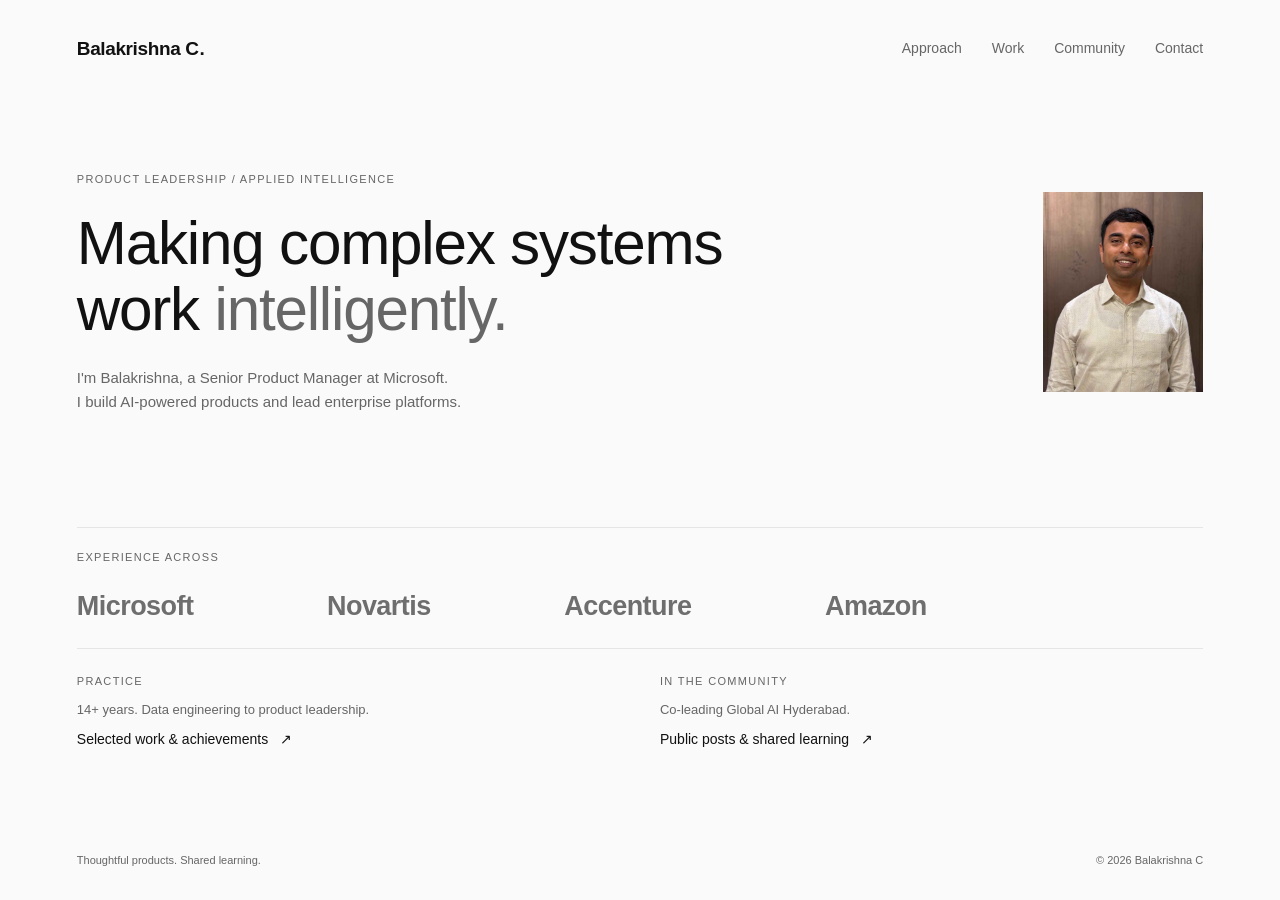
<file: draft/index.html>
<!doctype html>
<html lang="en" class="home-document">
<head>
  <meta charset="utf-8">
  <meta name="viewport" content="width=device-width, initial-scale=1">
  <meta name="robots" content="index, follow">
  <meta name="description" content="Balakrishna C. Product leadership at the intersection of practical AI and enterprise platforms.">
  <meta name="theme-color" content="#fafafa">
  <title>Balakrishna C — Product &amp; Intelligence</title>
  <link rel="stylesheet" href="styles.css">
</head>
<body class="home">
  <a class="skip" href="#main">Skip to content</a>
  <div class="site-shell">
    <header class="site-header">
      <a class="wordmark" href="index.html" aria-label="Balakrishna C, home">Balakrishna C<span aria-hidden="true">.</span></a>
      <nav aria-label="Main navigation">
        <a href="approach.html">Approach</a>
        <a href="work.html">Work</a>
        <a href="community.html">Community</a>
        <a href="contact.html">Contact</a>
      </nav>
    </header>

    <main id="main" class="home-main" tabindex="-1">
      <section class="home-hero" aria-labelledby="home-title">
        <div class="hero-copy">
          <p class="eyebrow">Product leadership / Applied intelligence</p>
          <h1 id="home-title">Making complex systems<br>work <em>intelligently.</em></h1>
          <p class="hero-intro">I'm Balakrishna, a Senior Product Manager at Microsoft.<br class="desktop-break"> I build AI-powered products and lead enterprise platforms.</p>
        </div>
        <figure class="home-portrait">
          <img src="images/bala-home-portrait.jpg" width="960" height="1280" alt="Portrait of Balakrishna." fetchpriority="high" decoding="async">
        </figure>
      </section>

      <section class="credibility" aria-label="Professional experience and public contributions">
        <div class="career-band">
          <p class="eyebrow">Experience across</p>
          <ul class="company-strip" aria-label="Current and former employers, not clients or endorsements">
            <li>Microsoft</li>
            <li>Novartis</li>
            <li>Accenture</li>
            <li>Amazon</li>
          </ul>
        </div>
        <div class="proof-columns">
          <div>
            <p class="eyebrow">Practice</p>
            <p class="quiet-line">14+ years. Data engineering to product leadership.</p>
            <a class="arrow-link" href="work.html">Selected work &amp; achievements <span aria-hidden="true">&#8599;</span></a>
          </div>
          <div>
            <p class="eyebrow">In the community</p>
            <p class="quiet-line">Co-leading Global AI Hyderabad.</p>
            <a class="arrow-link" href="community.html">Public posts &amp; shared learning <span aria-hidden="true">&#8599;</span></a>
          </div>
        </div>
      </section>
    </main>

    <footer class="site-footer">
      <p>Thoughtful products. Shared learning.</p>
      <p>&copy; 2026 Balakrishna C</p>
    </footer>
  </div>
</body>
</html>
</file>
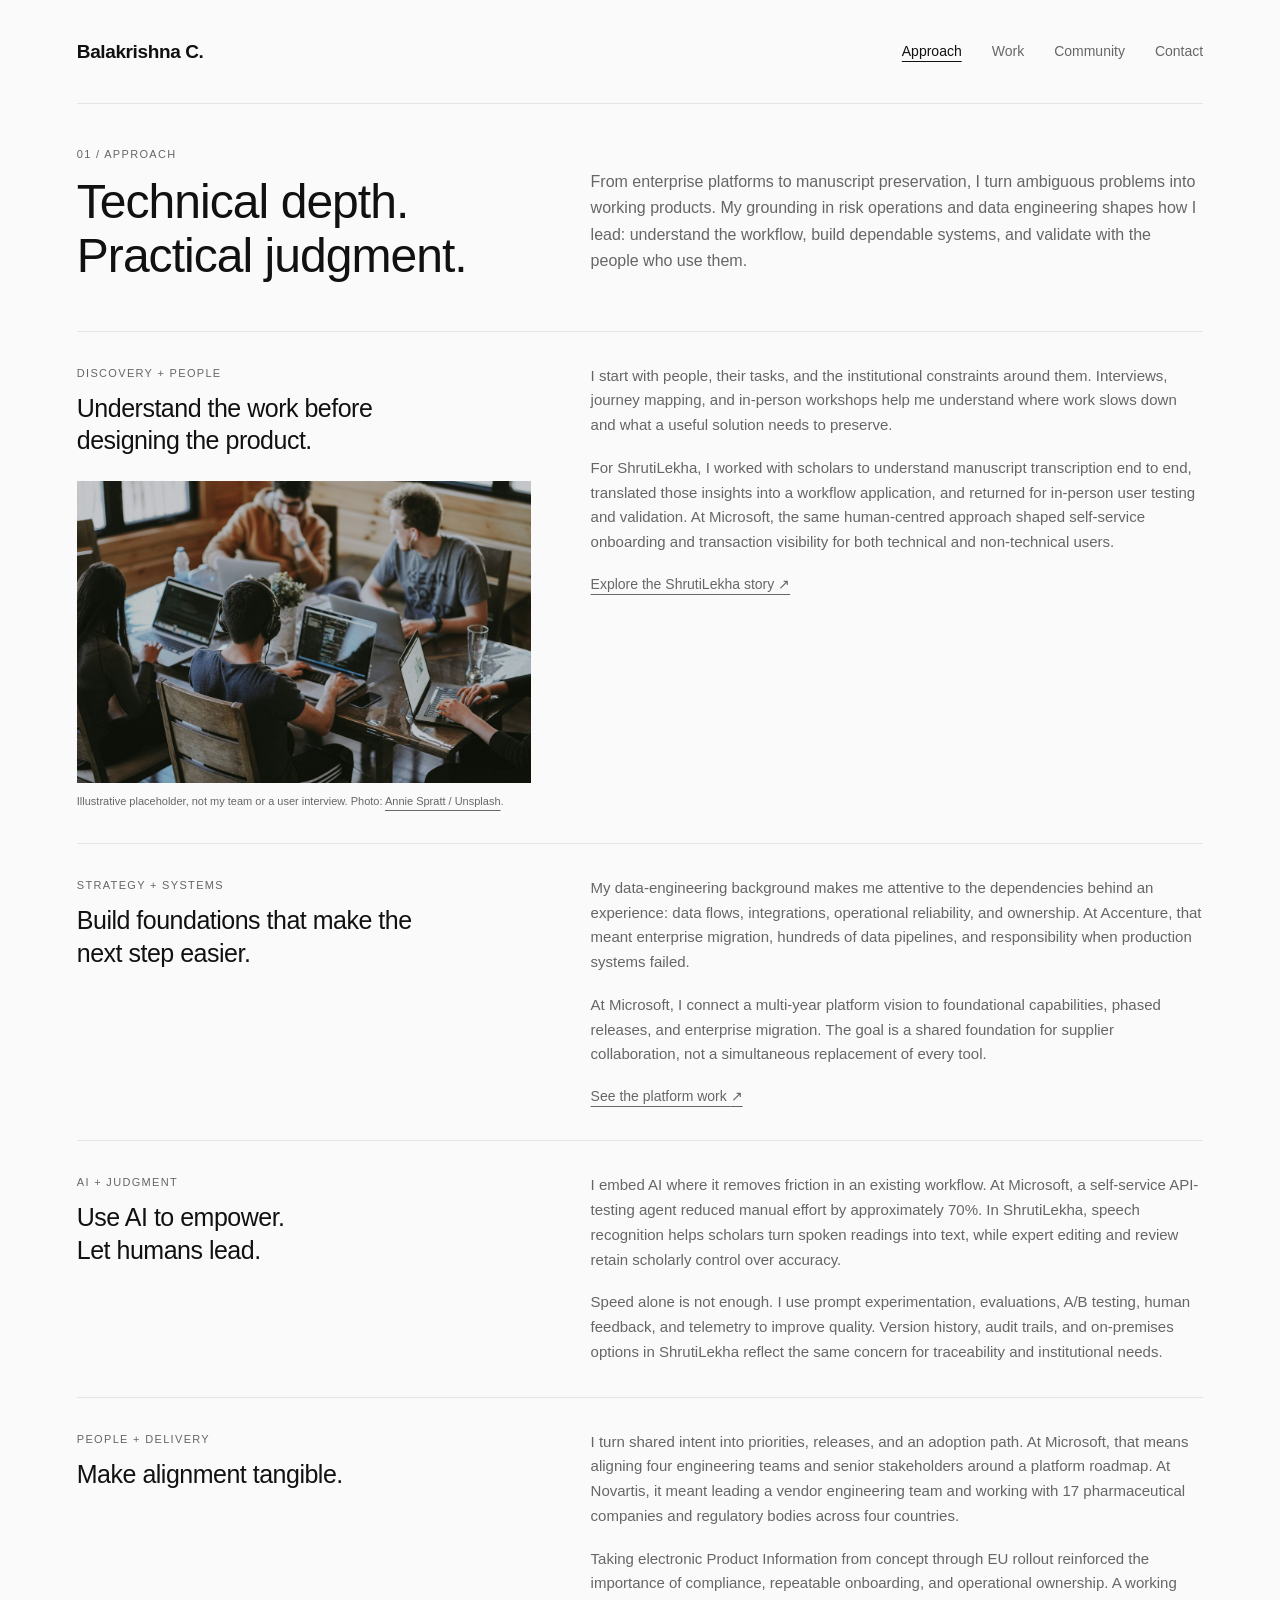
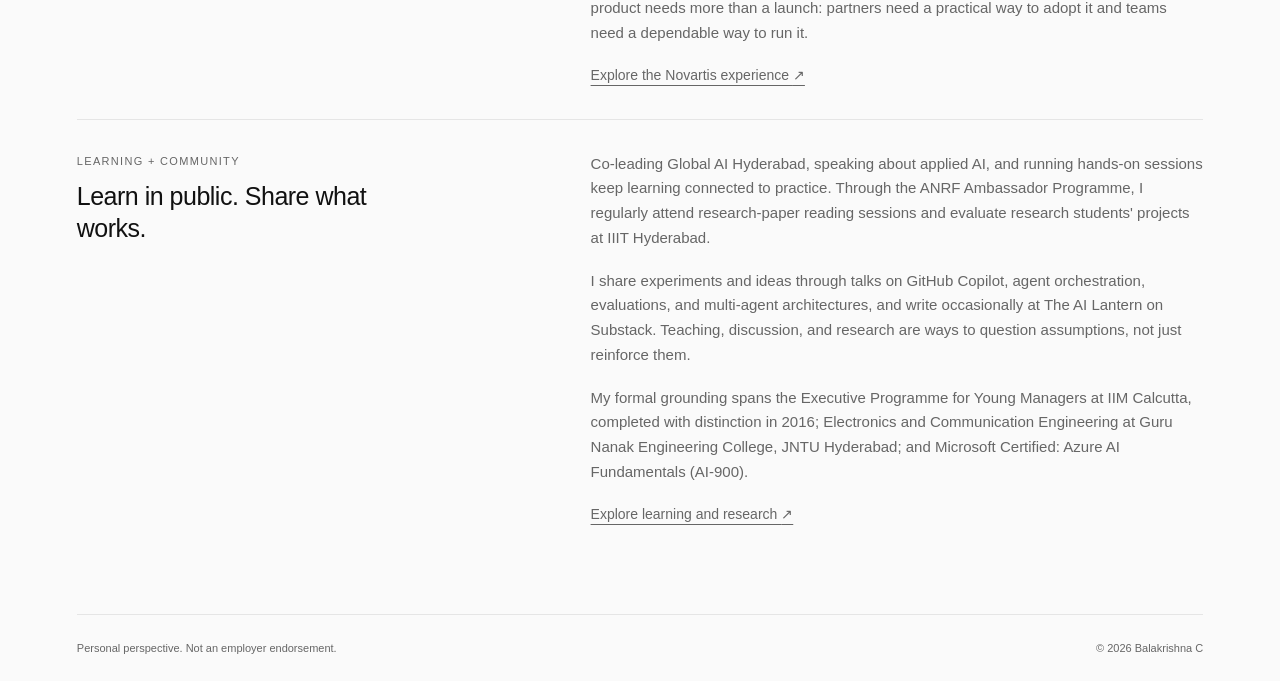
<file: draft/approach.html>
<!doctype html>
<html lang="en">
<head>
  <meta charset="utf-8">
  <meta name="viewport" content="width=device-width, initial-scale=1">
  <meta name="robots" content="index, follow">
  <meta name="description" content="Balakrishna C's approach to product leadership: understand real workflows, build dependable systems, validate with people, and share learning.">
  <title>Approach — Balakrishna C</title>
  <link rel="stylesheet" href="styles.css">
</head>
<body class="inner">
  <a class="skip" href="#main">Skip to content</a>
  <div class="site-shell">
    <header class="site-header">
      <a class="wordmark" href="index.html" aria-label="Balakrishna C, home">Balakrishna C.</a>
      <nav aria-label="Main navigation">
        <a href="approach.html" aria-current="page">Approach</a><a href="work.html">Work</a><a href="community.html">Community</a><a href="contact.html">Contact</a>
      </nav>
    </header>
    <main id="main" class="page-main" tabindex="-1">
      <div class="page-intro split-intro">
        <div>
          <p class="eyebrow">01 / Approach</p>
          <h1>Technical depth.<br>Practical judgment.</h1>
        </div>
        <p class="lede">From enterprise platforms to manuscript preservation, I turn ambiguous problems into working products. My grounding in risk operations and data engineering shapes how I lead: understand the workflow, build dependable systems, and validate with the people who use them.</p>
      </div>
      <section class="editorial-row" aria-labelledby="workflow">
        <div>
          <p class="eyebrow">Discovery + people</p><h2 id="workflow">Understand the work before designing the product.</h2>
          <figure class="context-photo">
            <img src="images/collaboration.jpg" width="1200" height="800" alt="People working together around a table with laptops." loading="lazy" decoding="async">
            <figcaption>Illustrative placeholder, not my team or a user interview. Photo: <a href="https://unsplash.com/photos/QckxruozjRg">Annie Spratt / Unsplash</a>.</figcaption>
          </figure>
        </div>
        <div class="prose">
          <p>I start with people, their tasks, and the institutional constraints around them. Interviews, journey mapping, and in-person workshops help me understand where work slows down and what a useful solution needs to preserve.</p>
          <p>For ShrutiLekha, I worked with scholars to understand manuscript transcription end to end, translated those insights into a workflow application, and returned for in-person user testing and validation. At Microsoft, the same human-centred approach shaped self-service onboarding and transaction visibility for both technical and non-technical users.</p>
          <a class="source-link" href="community.html#manuscripts">Explore the ShrutiLekha story <span aria-hidden="true">&#8599;</span></a>
        </div>
      </section>
      <section class="editorial-row" aria-labelledby="foundations">
        <div><p class="eyebrow">Strategy + systems</p><h2 id="foundations">Build foundations that make the next step easier.</h2></div>
        <div class="prose">
          <p>My data-engineering background makes me attentive to the dependencies behind an experience: data flows, integrations, operational reliability, and ownership. At Accenture, that meant enterprise migration, hundreds of data pipelines, and responsibility when production systems failed.</p>
          <p>At Microsoft, I connect a multi-year platform vision to foundational capabilities, phased releases, and enterprise migration. The goal is a shared foundation for supplier collaboration, not a simultaneous replacement of every tool.</p>
          <a class="source-link" href="work.html#microsoft">See the platform work <span aria-hidden="true">&#8599;</span></a>
        </div>
      </section>
      <section class="editorial-row" aria-labelledby="validation">
        <div><p class="eyebrow">AI + judgment</p><h2 id="validation">Use AI to empower.<br>Let humans lead.</h2></div>
        <div class="prose">
          <p>I embed AI where it removes friction in an existing workflow. At Microsoft, a self-service API-testing agent reduced manual effort by approximately 70%. In ShrutiLekha, speech recognition helps scholars turn spoken readings into text, while expert editing and review retain scholarly control over accuracy.</p>
          <p>Speed alone is not enough. I use prompt experimentation, evaluations, A/B testing, human feedback, and telemetry to improve quality. Version history, audit trails, and on-premises options in ShrutiLekha reflect the same concern for traceability and institutional needs.</p>
        </div>
      </section>
      <section class="editorial-row" aria-labelledby="delivery">
        <div><p class="eyebrow">People + delivery</p><h2 id="delivery">Make alignment tangible.</h2></div>
        <div class="prose">
          <p>I turn shared intent into priorities, releases, and an adoption path. At Microsoft, that means aligning four engineering teams and senior stakeholders around a platform roadmap. At Novartis, it meant leading a vendor engineering team and working with 17 pharmaceutical companies and regulatory bodies across four countries.</p>
          <p>Taking electronic Product Information from concept through EU rollout reinforced the importance of compliance, repeatable onboarding, and operational ownership. A working product needs more than a launch: partners need a practical way to adopt it and teams need a dependable way to run it.</p>
          <a class="source-link" href="work.html#novartis">Explore the Novartis experience <span aria-hidden="true">&#8599;</span></a>
        </div>
      </section>
      <section class="editorial-row" aria-labelledby="education">
        <div><p class="eyebrow">Learning + community</p><h2 id="education">Learn in public. Share what works.</h2></div>
        <div class="prose">
          <p>Co-leading Global AI Hyderabad, speaking about applied AI, and running hands-on sessions keep learning connected to practice. Through the ANRF Ambassador Programme, I regularly attend research-paper reading sessions and evaluate research students' projects at IIIT Hyderabad.</p>
          <p>I share experiments and ideas through talks on GitHub Copilot, agent orchestration, evaluations, and multi-agent architectures, and write occasionally at The AI Lantern on Substack. Teaching, discussion, and research are ways to question assumptions, not just reinforce them.</p>
          <p>My formal grounding spans the Executive Programme for Young Managers at IIM Calcutta, completed with distinction in 2016; Electronics and Communication Engineering at Guru Nanak Engineering College, JNTU Hyderabad; and Microsoft Certified: Azure AI Fundamentals (AI-900).</p>
          <a class="source-link" href="community.html#research-post">Explore learning and research <span aria-hidden="true">&#8599;</span></a>
        </div>
      </section>
    </main>
    <footer class="site-footer"><p>Personal perspective. Not an employer endorsement.</p><p>&copy; 2026 Balakrishna C</p></footer>
  </div>
</body>
</html>
</file>
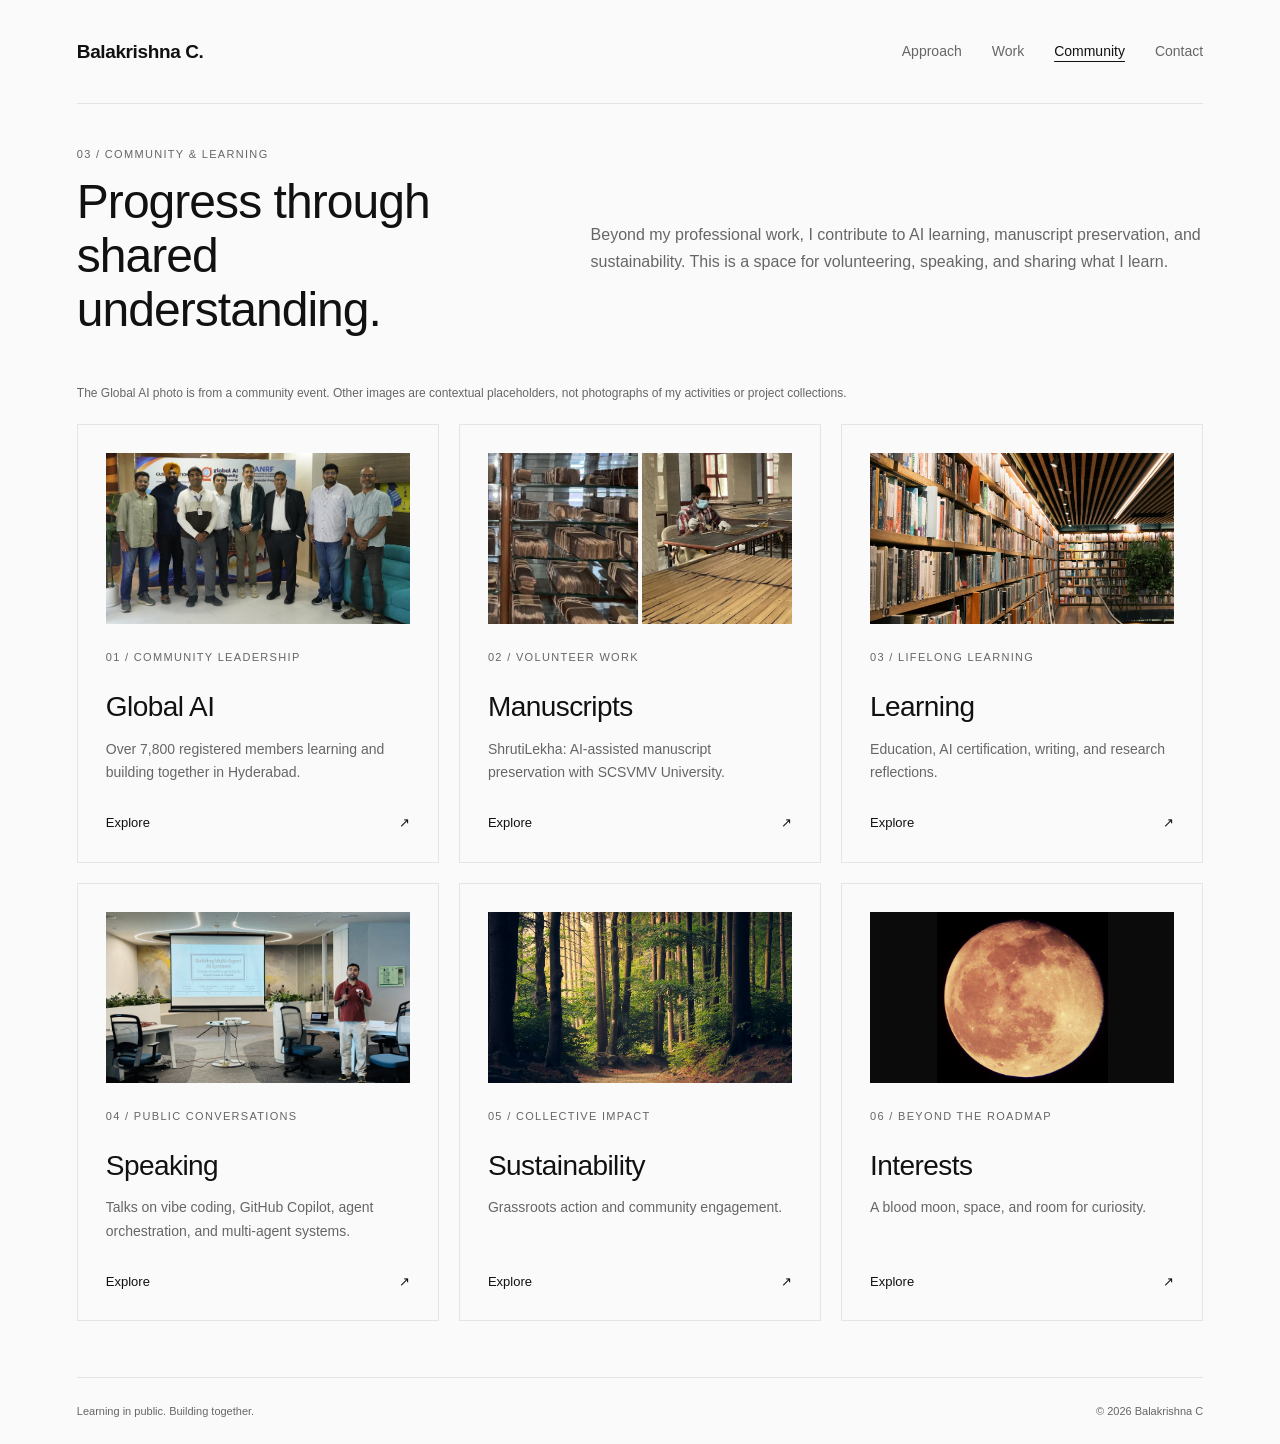
<file: draft/community.html>
<!doctype html>
<html lang="en">
<head>
  <meta charset="utf-8">
  <meta name="viewport" content="width=device-width, initial-scale=1">
  <meta name="robots" content="index, follow">
  <meta name="description" content="Community leadership, volunteer manuscript preservation, public speaking, sustainability, and shared learning from Balakrishna C.">
  <title>Community &amp; Learning — Balakrishna C</title>
  <link rel="stylesheet" href="styles.css">
  <script src="community.js" defer></script>
</head>
<body class="inner">
  <a class="skip" href="#main">Skip to content</a>
  <div class="site-shell">
    <header class="site-header">
      <a class="wordmark" href="index.html" aria-label="Balakrishna C, home">Balakrishna C.</a>
      <nav aria-label="Main navigation"><a href="approach.html">Approach</a><a href="work.html">Work</a><a href="community.html" aria-current="page">Community</a><a href="contact.html">Contact</a></nav>
    </header>
    <main id="main" class="page-main" tabindex="-1">
      <div class="page-intro split-intro">
        <div>
          <p class="eyebrow">03 / Community &amp; learning</p>
          <h1>Progress through<br>shared understanding.</h1>
        </div>
        <p class="lede">Beyond my professional work, I contribute to AI learning, manuscript preservation, and sustainability. This is a space for volunteering, speaking, and sharing what I learn.</p>
      </div>
      <p class="image-note">The Global AI photo is from a community event. Other images are contextual placeholders, not photographs of my activities or project collections.</p>
      <div class="community-tiles" aria-label="Community topics" hidden>
        <button class="community-tile" type="button" data-topic="chapter" aria-haspopup="dialog" aria-controls="community-dialog">
          <img class="tile-image global-ai-image" src="images/global-ai-event.jpg" width="1600" height="970" alt="" decoding="async">
          <span class="eyebrow">01 / Community leadership</span>
          <span class="tile-title">Global AI</span>
          <span class="tile-summary">Over 7,800 registered members learning and building together in Hyderabad.</span>
          <span class="tile-action">Explore <span aria-hidden="true">&#8599;</span></span>
        </button>
        <button class="community-tile" type="button" data-topic="manuscripts" aria-haspopup="dialog" aria-controls="community-dialog">
          <img class="tile-image manuscript-image manuscript-composite" src="images/manuscript-project.jpg" width="1610" height="457" alt="" decoding="async">
          <span class="eyebrow">02 / Volunteer work</span>
          <span class="tile-title">Manuscripts</span>
          <span class="tile-summary">ShrutiLekha: AI-assisted manuscript preservation with SCSVMV University.</span>
          <span class="tile-action">Explore <span aria-hidden="true">&#8599;</span></span>
        </button>
        <button class="community-tile" type="button" data-topic="research-post" aria-haspopup="dialog" aria-controls="community-dialog">
          <img class="tile-image" src="images/learning.jpg" width="1200" height="1800" alt="" decoding="async">
          <span class="eyebrow">03 / Lifelong learning</span>
          <span class="tile-title">Learning</span>
          <span class="tile-summary">Education, AI certification, writing, and research reflections.</span>
          <span class="tile-action">Explore <span aria-hidden="true">&#8599;</span></span>
        </button>
        <button class="community-tile" type="button" data-topic="speaking" aria-haspopup="dialog" aria-controls="community-dialog">
          <img class="tile-image" src="images/speaking-event.jpg" width="1600" height="900" alt="" loading="lazy" decoding="async">
          <span class="eyebrow">04 / Public conversations</span>
          <span class="tile-title">Speaking</span>
          <span class="tile-summary">Talks on vibe coding, GitHub Copilot, agent orchestration, and multi-agent systems.</span>
          <span class="tile-action">Explore <span aria-hidden="true">&#8599;</span></span>
        </button>
        <button class="community-tile" type="button" data-topic="sustainability" aria-haspopup="dialog" aria-controls="community-dialog">
          <img class="tile-image" src="images/woodland.jpg" width="1200" height="799" alt="" loading="lazy" decoding="async">
          <span class="eyebrow">05 / Collective impact</span>
          <span class="tile-title">Sustainability</span>
          <span class="tile-summary">Grassroots action and community engagement.</span>
          <span class="tile-action">Explore <span aria-hidden="true">&#8599;</span></span>
        </button>
        <button class="community-tile" type="button" data-topic="beyond" aria-haspopup="dialog" aria-controls="community-dialog">
          <img class="tile-image blood-moon-image" src="images/interests-blood-moon.jpg" width="1000" height="1000" alt="" loading="lazy" decoding="async">
          <span class="eyebrow">06 / Beyond the roadmap</span>
          <span class="tile-title">Interests</span>
          <span class="tile-summary">A blood moon, space, and room for curiosity.</span>
          <span class="tile-action">Explore <span aria-hidden="true">&#8599;</span></span>
        </button>
      </div>
      <div class="community-stories">
      <section class="editorial-row" aria-labelledby="chapter">
        <div><p class="eyebrow">Since January 2026</p><h2 id="chapter">Global AI Hyderabad</h2></div>
        <div class="prose">
          <figure class="context-photo">
            <img class="global-ai-image" src="images/global-ai-event.jpg" width="1600" height="970" alt="A group of Global AI community event participants standing together." loading="lazy" decoding="async">
            <figcaption>At a Global AI community event.</figcaption>
          </figure>
          <p>I co-lead Global AI Hyderabad through twice-monthly events and industry sessions, with conversations around practical AI, observability, and responsible technology.</p>
          <p>The community has over 7,800 registered members. Across 14 events, our workshops and guest speaker sessions have reached over 1,500 attendees at companies including Tech Mahindra, Microsoft, Minfy, and GUS Education India.</p>
          <p>These events bring together mid- to senior-level professionals to learn and grow in AI, alongside practitioners, students, and others exploring what AI can make possible.</p>
          <p>Global AI Hyderabad has a longstanding collaboration with the Anusandhan National Research Foundation (ANRF), an Indian government research foundation. Its Ambassador Programme connects students and early-career researchers through workshops, paper-reading sessions, and meetups, helping bring research communities together.</p>
          <a class="source-link" href="https://www.linkedin.com/company/global-ai-hyderabad/home/?viewAsMember=true">Latest updates &amp; events from Global AI Hyderabad <span aria-hidden="true">&#8599;</span></a>
          <a class="source-link" href="https://democratiseresearch.in/ambassador">Explore the ANRF Ambassador Programme <span aria-hidden="true">&#8599;</span></a>
        </div>
      </section>
      <section class="editorial-row" aria-labelledby="manuscripts">
        <div><p class="eyebrow">Volunteer work / SCSVMV University</p><h2 id="manuscripts">ShrutiLekha: Accelerating the Preservation of India’s Knowledge Heritage</h2></div>
        <div class="prose">
          <figure class="context-photo">
            <img class="manuscript-image manuscript-composite" src="images/manuscript-project.jpg" width="1610" height="457" alt="A manuscript collection on shelves alongside people working with palm-leaf manuscripts." loading="lazy" decoding="async">
            <figcaption>Manuscript collection and digitization work.</figcaption>
          </figure>
          <section class="case-study-section" aria-labelledby="manuscripts-problem">
            <h3 id="manuscripts-problem">1. The Problem — A Preservation Challenge at Scale</h3>
            <p>Universities and archives hold vast collections of Indian manuscripts containing invaluable scholarship. Converting these into usable digital text is slow, specialist-intensive work. Manual transcription, complex scripts, and fragmented workflows create a bottleneck—limiting how much knowledge institutions can preserve and make accessible.</p>
          </section>
          <section class="case-study-section" aria-labelledby="manuscripts-solution">
            <h3 id="manuscripts-solution">2. The Solution — AI-Assisted, Scholar-Validated</h3>
            <p><strong>ShrutiLekha turns a scholar’s spoken reading into digital text.</strong> It brings together multiple speech-recognition engines, manuscript images, expert editing, and review in one end-to-end application. Scholars retain final control over accuracy, while version history and audit trails make the results traceable and trustworthy. Institutional content can remain on-premises.</p>
          </section>
          <section class="case-study-section" aria-labelledby="manuscripts-impact">
            <h3 id="manuscripts-impact">3. The Impact — Up to 10× Faster Processing</h3>
            <p>ShrutiLekha enables <strong>up to 10× faster transcription than typing-only methods</strong>. Workflow automation connects recording, transcription, editing, and finalization, while dashboards make progress visible. This helps institutions handle larger volumes without a proportional increase in manual effort—freeing scholars to focus on interpretation and quality.</p>
          </section>
          <section class="case-study-section" aria-labelledby="manuscripts-contribution">
            <h3 id="manuscripts-contribution">4. My Contribution — Leading from Discovery to Validation</h3>
            <p>I led the initiative from understanding the problem to delivering a working solution. Through <strong>in-person workshops</strong>, I developed a deep, end-to-end understanding of scholars’ needs and institutional workflows. I translated those insights into a complete workflow application, then conducted <strong>in-person user testing and validation</strong> to refine it around real scholarly practice—not assumptions.</p>
          </section>
          <section class="case-study-section" aria-labelledby="manuscripts-recognition">
            <h3 id="manuscripts-recognition">5. Recognition — University Leadership Acknowledgment</h3>
            <p>The initiative received <strong>recognition from the university’s dean</strong>, acknowledging its value and the contribution toward preserving scholarly heritage.</p>
          </section>
          <figure class="context-photo">
            <img class="manuscript-image" src="images/manuscript-recognition.jpg" width="1599" height="899" alt="A person wearing headphones works at a computer beside manuscript bundles while four people observe." loading="lazy" decoding="async">
            <figcaption>Manuscript digitization work at SCSVMV University.</figcaption>
          </figure>
          <p class="outcome"><strong>Executive takeaway:</strong> ShrutiLekha combines AI speed with scholarly judgment to turn a labor-intensive preservation process into a scalable, accountable digital workflow.</p>
          <a class="source-link" href="https://heritage.kanchiuniv.ac.in/">Explore manuscriptology at SCSVMV University <span aria-hidden="true">&#8599;</span></a>
        </div>
      </section>
      <article class="editorial-row" aria-labelledby="research-post">
        <div><p class="eyebrow">Lifelong learning</p><h2 id="research-post">Learning, sharing, and asking better questions.</h2></div>
        <div class="prose">
          <figure class="context-photo">
            <img src="images/learning.jpg" width="1200" height="1800" alt="Books lining tall library shelves." loading="lazy" decoding="async">
            <figcaption>Illustrative placeholder, not the IIIT Hyderabad session or venue. Photo: <a href="https://unsplash.com/photos/Rk-svI0ZQvM">Roger Ce / Unsplash</a>.</figcaption>
          </figure>
          <section class="learning-section" aria-labelledby="learning-education">
            <h3 id="learning-education">Executive education</h3>
            <p>I graduated from the Executive Programme for Young Managers at IIM Calcutta in 2016.</p>
          </section>
          <section class="learning-section" aria-labelledby="learning-research">
            <h3 id="learning-research">Research engagement</h3>
            <p>As part of the ANRF Ambassador Programme, I regularly attend research-paper reading sessions and evaluate research students' projects at IIIT Hyderabad.</p>
            <p>A research-paper reading session at IIIT Hyderabad explored Transformer internals and cultural bias in AI training data.</p>
            <p><strong>The takeaway:</strong> building with AI and questioning AI belong together. Shared paper-reading sessions create space for students, researchers, and practitioners to challenge assumptions and learn from each other.</p>
            <a class="source-link" href="https://www.linkedin.com/posts/balakrishna-c_anrf-ai-airesearch-activity-7515753185366519808-4c7P">Read my original post on LinkedIn <span aria-hidden="true">&#8599;</span></a>
            <p class="reference-note">Source reviewed <time datetime="2026-11-12">12 November 2026</time>.</p>
          </section>
          <section class="learning-section" aria-labelledby="learning-certification">
            <h3 id="learning-certification">AI certification</h3>
            <figure class="credential-card">
              <img src="images/azure-ai-fundamentals-badge.png" width="540" height="282" alt="Microsoft Certification badge." loading="lazy" decoding="async">
              <figcaption>
                <span class="eyebrow">Microsoft certification / AI-900</span>
                <strong>Microsoft Certified: Azure AI Fundamentals</strong>
                <a href="https://learn.microsoft.com/api/credentials/share/en-us/BalakrishnaC042521/EF7C68816F8D6C44?sharingId=116E22672D5A0BBF">View credential on Microsoft Learn <span aria-hidden="true">&#8599;</span></a>
              </figcaption>
            </figure>
          </section>
          <section class="learning-section" aria-labelledby="learning-writing">
            <h3 id="learning-writing">Writing</h3>
            <p>I write occasionally on Substack at The AI Lantern.</p>
            <a class="source-link" href="https://theailantern.substack.com/">Read The AI Lantern on Substack <span aria-hidden="true">&#8599;</span></a>
          </section>
        </div>
      </article>
      <article class="editorial-row" id="bootcamp-post" aria-labelledby="speaking">
        <div><p class="eyebrow"><time datetime="2025-10-25">25 October 2025</time> / Speaking</p><h2 id="speaking">Bringing Ideas to Life using Vibe Coding</h2></div>
        <div class="prose">
          <figure class="context-photo">
            <img src="images/speaking-event.jpg" width="1600" height="900" alt="Balakrishna presenting a session on building multi-agent AI systems." loading="lazy" decoding="async">
            <figcaption>A hands-on session on building multi-agent AI systems.</figcaption>
          </figure>
          <p>I speak at events on a broad range of applied AI topics. In 2024, I spoke about vibe coding and gave multiple demos of GitHub Copilot, when agentic coding was still new to many audiences. Since then, my sessions have covered agent orchestration, evaluations, and multi-agent architectures.</p>
          <p>The published Global AI Hyderabad Bootcamp agenda lists me as a speaker on turning ideas into working experiences using vibe coding, alongside sessions on context-aware agentic workflows and community building.</p>
          <p><strong>The takeaway:</strong> community learning connects experimentation with technical context, giving people different ways to approach turning an idea into a working experience.</p>
          <a class="source-link" href="https://www.linkedin.com/posts/balakrishna-c_join-us-for-an-exciting-day-of-learning-at-activity-7385635171405975552-4Aat">Read the original announcement on LinkedIn <span aria-hidden="true">&#8599;</span></a>
          <p class="reference-note">Source reviewed <time datetime="2026-11-12">12 November 2026</time>.</p>
        </div>
      </article>
      <section class="editorial-row" aria-labelledby="sustainability">
        <div><p class="eyebrow">Jan 2023 – Jan 2025 / Community leadership</p><h2 id="sustainability">Sustainability at Microsoft</h2></div>
        <div class="prose">
          <figure class="context-photo">
            <img src="images/woodland.jpg" width="1200" height="799" alt="Sunlight falling across a woodland path." loading="lazy" decoding="async">
            <figcaption>Illustrative placeholder, not an impact-event location. Photo: <a href="https://unsplash.com/photos/jFCViYFYcus">Lukasz Szmigiel / Unsplash</a>.</figcaption>
          </figure>
          <p>As Corporate Sustainability V-Team Lead, organised 7+ impact events, launched a periodic newsletter, and helped build a grassroots sustainability network.</p>
        </div>
      </section>
      <section class="editorial-row" aria-labelledby="beyond">
        <div><p class="eyebrow">Away from the roadmap</p><h2 id="beyond">Room for curiosity.</h2></div>
        <div class="prose">
          <figure class="context-photo">
            <img class="blood-moon-image" src="images/interests-blood-moon.jpg" width="1000" height="1000" alt="A close-up of the full moon glowing orange during a blood moon." loading="lazy" decoding="async">
            <figcaption>I took this picture on a blood moon day.</figcaption>
          </figure>
          <p>Astronomy, space exploration, mountains, running and Christopher Nolan.</p>
          <figure class="context-photo">
            <img class="interests-image" src="images/interests-mountains.jpg" width="1600" height="1200" alt="Sitting in a NASA T-shirt with forested mountains in the background." loading="lazy" decoding="async">
          </figure>
        </div>
      </section>
      </div>
      <dialog class="community-dialog" id="community-dialog">
        <div class="dialog-toolbar">
          <span class="eyebrow">Community &amp; learning</span>
          <form method="dialog">
            <button class="dialog-close" type="submit" autofocus>Close <span aria-hidden="true">&times;</span></button>
          </form>
        </div>
        <div class="dialog-content"></div>
      </dialog>
    </main>
    <footer class="site-footer"><p>Learning in public. Building together.</p><p>&copy; 2026 Balakrishna C</p></footer>
  </div>
</body>
</html>
</file>
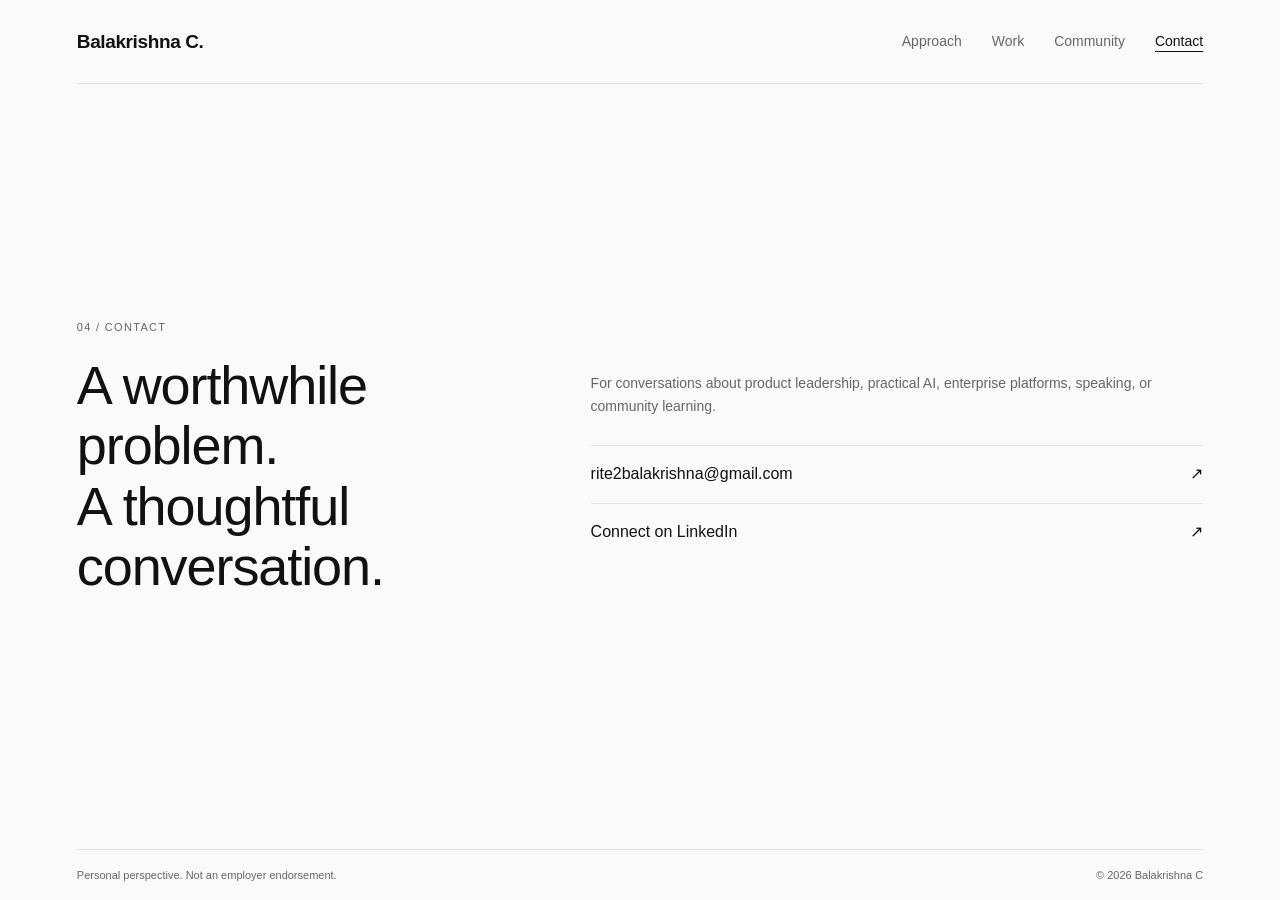
<file: draft/contact.html>
<!doctype html>
<html lang="en">
<head>
  <meta charset="utf-8">
  <meta name="viewport" content="width=device-width, initial-scale=1">
  <meta name="robots" content="index, follow">
  <meta name="description" content="Connect with Balakrishna C about product leadership, practical AI, and community learning.">
  <title>Contact — Balakrishna C</title>
  <link rel="stylesheet" href="styles.css">
</head>
<body class="inner contact-page">
  <a class="skip" href="#main">Skip to content</a>
  <div class="site-shell">
    <header class="site-header">
      <a class="wordmark" href="index.html" aria-label="Balakrishna C, home">Balakrishna C.</a>
      <nav aria-label="Main navigation"><a href="approach.html">Approach</a><a href="work.html">Work</a><a href="community.html">Community</a><a href="contact.html" aria-current="page">Contact</a></nav>
    </header>
    <main id="main" class="page-main" tabindex="-1">
      <div class="page-intro split-intro">
        <div>
          <p class="eyebrow">04 / Contact</p>
          <h1>A worthwhile problem.<br>A thoughtful conversation.</h1>
        </div>
        <div>
          <p class="lede">For conversations about product leadership, practical AI, enterprise platforms, speaking, or community learning.</p>
          <ul class="contact-list">
            <li><a href="mailto:rite2balakrishna@gmail.com"><span>rite2balakrishna@gmail.com</span> <span aria-hidden="true">&#8599;</span></a></li>
            <li><a href="https://www.linkedin.com/in/balakrishna-c/">Connect on LinkedIn <span aria-hidden="true">&#8599;</span></a></li>
          </ul>
        </div>
      </div>
    </main>
    <footer class="site-footer"><p>Personal perspective. Not an employer endorsement.</p><p>&copy; 2026 Balakrishna C</p></footer>
  </div>
</body>
</html>
</file>
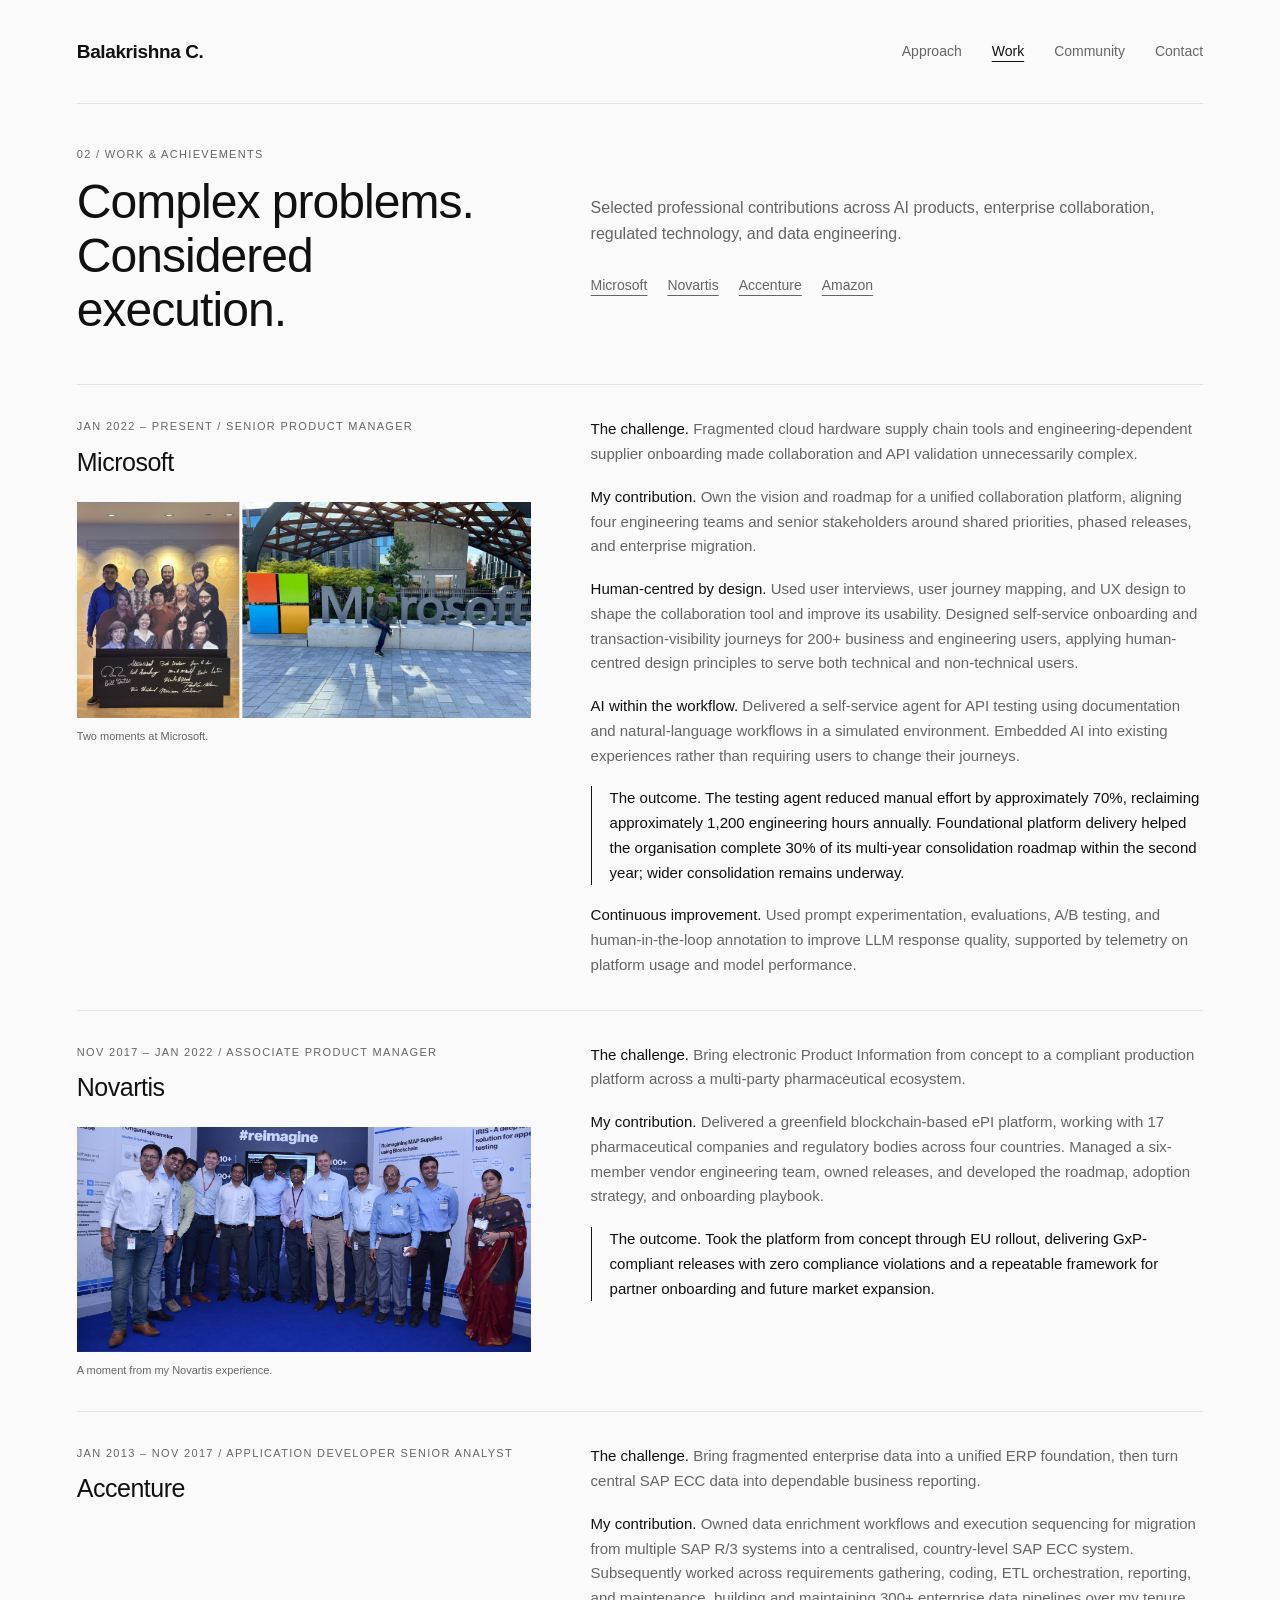
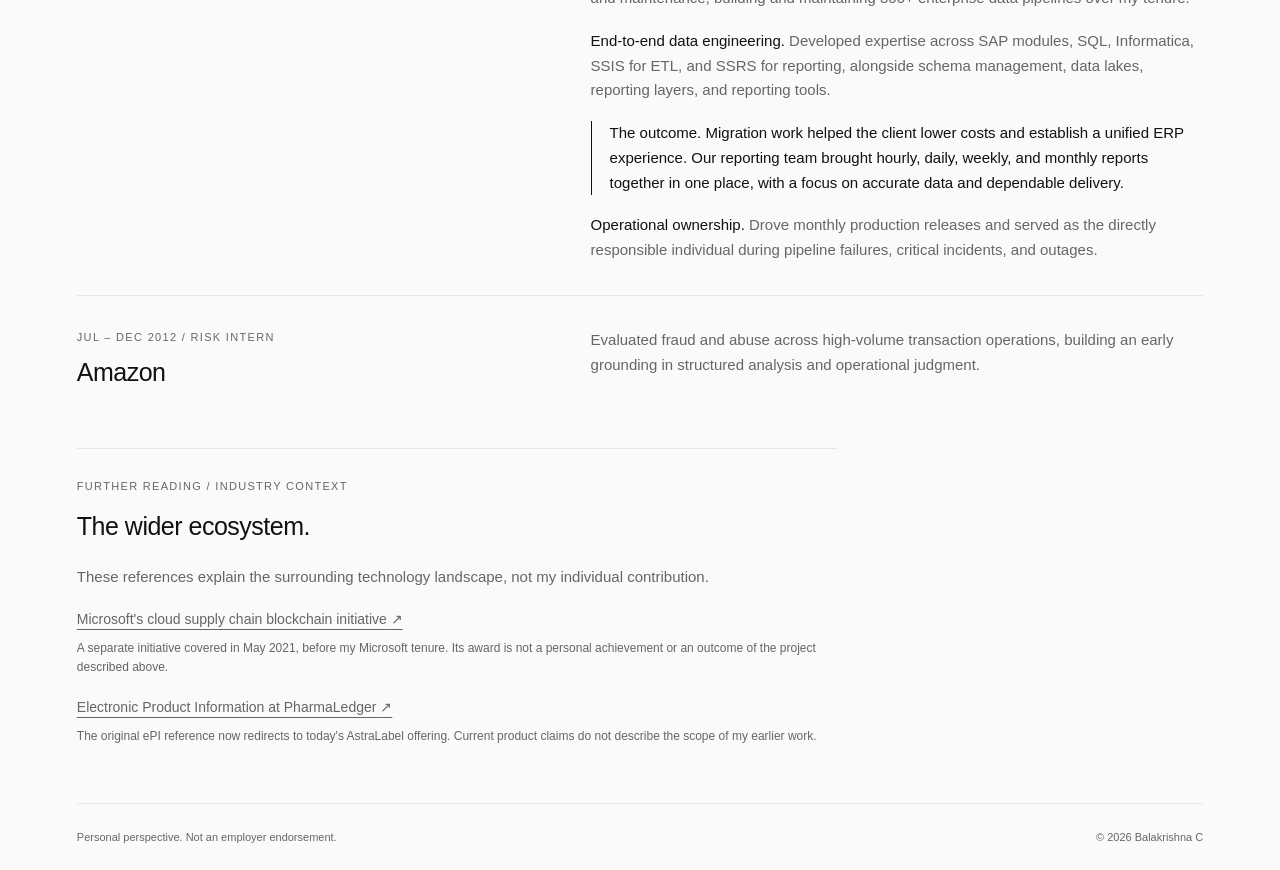
<file: draft/work.html>
<!doctype html>
<html lang="en">
<head>
  <meta charset="utf-8">
  <meta name="viewport" content="width=device-width, initial-scale=1">
  <meta name="robots" content="index, follow">
  <meta name="description" content="Selected professional work and product outcomes across Microsoft, Novartis, Accenture, and Amazon.">
  <title>Work &amp; Achievements — Balakrishna C</title>
  <link rel="stylesheet" href="styles.css">
</head>
<body class="inner">
  <a class="skip" href="#main">Skip to content</a>
  <div class="site-shell">
    <header class="site-header">
      <a class="wordmark" href="index.html" aria-label="Balakrishna C, home">Balakrishna C.</a>
      <nav aria-label="Main navigation"><a href="approach.html">Approach</a><a href="work.html" aria-current="page">Work</a><a href="community.html">Community</a><a href="contact.html">Contact</a></nav>
    </header>
    <main id="main" class="page-main" tabindex="-1">
      <div class="page-intro split-intro">
        <div>
          <p class="eyebrow">02 / Work &amp; achievements</p>
          <h1>Complex problems.<br>Considered execution.</h1>
        </div>
        <div>
          <p class="lede">Selected professional contributions across AI products, enterprise collaboration, regulated technology, and data engineering.</p>
          <nav class="section-nav" aria-label="On this page">
            <a href="#microsoft">Microsoft</a><a href="#novartis">Novartis</a><a href="#accenture">Accenture</a><a href="#amazon">Amazon</a>
          </nav>
        </div>
      </div>
      <section class="editorial-row" aria-labelledby="microsoft">
        <div>
          <p class="eyebrow">Jan 2022 – present / Senior Product Manager</p><h2 id="microsoft">Microsoft</h2>
          <figure class="context-photo work-photo">
            <img src="images/microsoft-experience.jpg" width="1208" height="576" alt="Two photos of Balakrishna: next to a Microsoft founders display and by a Microsoft sign." loading="lazy" decoding="async">
            <figcaption>Two moments at Microsoft.</figcaption>
          </figure>
        </div>
        <div class="prose">
          <p><strong>The challenge.</strong> Fragmented cloud hardware supply chain tools and engineering-dependent supplier onboarding made collaboration and API validation unnecessarily complex.</p>
          <p><strong>My contribution.</strong> Own the vision and roadmap for a unified collaboration platform, aligning four engineering teams and senior stakeholders around shared priorities, phased releases, and enterprise migration.</p>
          <p><strong>Human-centred by design.</strong> Used user interviews, user journey mapping, and UX design to shape the collaboration tool and improve its usability. Designed self-service onboarding and transaction-visibility journeys for 200+ business and engineering users, applying human-centred design principles to serve both technical and non-technical users.</p>
          <p><strong>AI within the workflow.</strong> Delivered a self-service agent for API testing using documentation and natural-language workflows in a simulated environment. Embedded AI into existing experiences rather than requiring users to change their journeys.</p>
          <p class="outcome"><strong>The outcome.</strong> The testing agent reduced manual effort by approximately 70%, reclaiming approximately 1,200 engineering hours annually. Foundational platform delivery helped the organisation complete 30% of its multi-year consolidation roadmap within the second year; wider consolidation remains underway.</p>
          <p><strong>Continuous improvement.</strong> Used prompt experimentation, evaluations, A/B testing, and human-in-the-loop annotation to improve LLM response quality, supported by telemetry on platform usage and model performance.</p>
        </div>
      </section>
      <section class="editorial-row" aria-labelledby="novartis">
        <div>
          <p class="eyebrow">Nov 2017 – Jan 2022 / Associate Product Manager</p><h2 id="novartis">Novartis</h2>
          <figure class="context-photo work-photo">
            <img src="images/novartis-experience.jpg" width="1600" height="791" alt="A group of people together at an innovation exhibition." loading="lazy" decoding="async">
            <figcaption>A moment from my Novartis experience.</figcaption>
          </figure>
        </div>
        <div class="prose">
          <p><strong>The challenge.</strong> Bring electronic Product Information from concept to a compliant production platform across a multi-party pharmaceutical ecosystem.</p>
          <p><strong>My contribution.</strong> Delivered a greenfield blockchain-based ePI platform, working with 17 pharmaceutical companies and regulatory bodies across four countries. Managed a six-member vendor engineering team, owned releases, and developed the roadmap, adoption strategy, and onboarding playbook.</p>
          <p class="outcome"><strong>The outcome.</strong> Took the platform from concept through EU rollout, delivering GxP-compliant releases with zero compliance violations and a repeatable framework for partner onboarding and future market expansion.</p>
        </div>
      </section>
      <section class="editorial-row" aria-labelledby="accenture">
        <div><p class="eyebrow">Jan 2013 – Nov 2017 / Application Developer Senior Analyst</p><h2 id="accenture">Accenture</h2></div>
        <div class="prose">
          <p><strong>The challenge.</strong> Bring fragmented enterprise data into a unified ERP foundation, then turn central SAP ECC data into dependable business reporting.</p>
          <p><strong>My contribution.</strong> Owned data enrichment workflows and execution sequencing for migration from multiple SAP R/3 systems into a centralised, country-level SAP ECC system. Subsequently worked across requirements gathering, coding, ETL orchestration, reporting, and maintenance, building and maintaining 300+ enterprise data pipelines over my tenure.</p>
          <p><strong>End-to-end data engineering.</strong> Developed expertise across SAP modules, SQL, Informatica, SSIS for ETL, and SSRS for reporting, alongside schema management, data lakes, reporting layers, and reporting tools.</p>
          <p class="outcome"><strong>The outcome.</strong> Migration work helped the client lower costs and establish a unified ERP experience. Our reporting team brought hourly, daily, weekly, and monthly reports together in one place, with a focus on accurate data and dependable delivery.</p>
          <p><strong>Operational ownership.</strong> Drove monthly production releases and served as the directly responsible individual during pipeline failures, critical incidents, and outages.</p>
        </div>
      </section>
      <section class="editorial-row" aria-labelledby="amazon">
        <div><p class="eyebrow">Jul – Dec 2012 / Risk Intern</p><h2 id="amazon">Amazon</h2></div>
        <div class="prose"><p>Evaluated fraud and abuse across high-volume transaction operations, building an early grounding in structured analysis and operational judgment.</p></div>
      </section>
      <aside class="context-references" aria-labelledby="context-title">
        <p class="eyebrow">Further reading / Industry context</p>
        <h2 id="context-title">The wider ecosystem.</h2>
        <p>These references explain the surrounding technology landscape, not my individual contribution.</p>
        <a class="source-link" href="https://www.microsoft.com/en-us/microsoft-cloud/blog/manufacturing/2021/05/24/microsofts-cloud-supply-chain-blockchain-initiative-receives-top-award-from-gartner-for-supply-chain-breakthrough-of-the-year/">Microsoft's cloud supply chain blockchain initiative <span aria-hidden="true">&#8599;</span></a>
        <p class="reference-note">A separate initiative covered in May 2021, before my Microsoft tenure. Its award is not a personal achievement or an outcome of the project described above.</p>
        <a class="source-link" href="https://pharmaledger.org/epi-electronic-medical-product-information/">Electronic Product Information at PharmaLedger <span aria-hidden="true">&#8599;</span></a>
        <p class="reference-note">The original ePI reference now redirects to today's AstraLabel offering. Current product claims do not describe the scope of my earlier work.</p>
      </aside>
    </main>
    <footer class="site-footer"><p>Personal perspective. Not an employer endorsement.</p><p>&copy; 2026 Balakrishna C</p></footer>
  </div>
</body>
</html>
</file>
<file: draft/styles.css>
:root {
  color-scheme: light;
  --paper: #fafafa;
  --ink: #111111;
  --muted: #666666;
  --line: #e5e5e5;
  --width: 1240px;
  --gutter: clamp(24px, 6vw, 112px);
}

* { box-sizing: border-box; }
html { background: var(--paper); scroll-padding-top: 24px; }
body {
  margin: 0;
  color: var(--ink);
  background: var(--paper);
  font-family: -apple-system, BlinkMacSystemFont, "Segoe UI", Helvetica, Arial, sans-serif;
  font-size: 15px;
  line-height: 1.65;
  -webkit-font-smoothing: antialiased;
}
::selection { color: var(--paper); background: var(--ink); }
h1, h2, h3, p { margin: 0; }
h1, h2, h3 { font-weight: 450; }
a { color: inherit; text-decoration-thickness: 1px; text-underline-offset: 5px; }
a:hover { color: var(--muted); }
a:focus-visible, button:focus-visible { outline: 2px solid var(--ink); outline-offset: 5px; }
[tabindex="-1"]:focus { outline: none; }
.skip { position: fixed; top: -100px; left: 24px; padding: 8px 14px; color: var(--paper); background: var(--ink); z-index: 10; }
.skip:focus { top: 12px; }
.site-shell { width: min(var(--width), calc(100% - var(--gutter) * 2)); margin-inline: auto; }
.site-header { display: flex; align-items: center; justify-content: space-between; gap: 24px; padding-block: 34px; }
.wordmark { font-size: 19px; font-weight: 600; letter-spacing: -.02em; text-decoration: none; white-space: nowrap; }
.wordmark span { margin-left: 1px; }
nav { display: flex; flex-wrap: wrap; gap: 8px 30px; }
nav a { font-size: 14px; color: var(--muted); text-decoration: none; padding-block: 6px; }
nav a:hover, nav a[aria-current="page"] { color: var(--ink); }
nav a[aria-current="page"] { text-decoration: underline; }
.eyebrow { color: var(--muted); font-size: 11px; text-transform: uppercase; letter-spacing: .12em; font-weight: 500; }
.home-hero { display: grid; grid-template-columns: minmax(0, 1fr) 160px; align-items: center; gap: clamp(24px, 4vw, 56px); padding-block: 70px 80px; }
.hero-copy { min-width: 0; }
.home-portrait { width: 160px; max-width: 100%; margin: 0; }
.home-portrait img { display: block; width: 100%; height: auto; aspect-ratio: 4 / 5; object-fit: cover; background: #efede8; }
.home-portrait figcaption { margin-top: 8px; color: var(--muted); font-size: 11px; line-height: 1.5; }
.home-hero h1 { font-size: clamp(38px, 4.7vw, 66px); line-height: 1.09; letter-spacing: -.02em; max-width: 720px; margin-block: 22px; }
.home-hero h1 em { font-style: normal; color: var(--muted); }
.hero-intro { color: var(--muted); font-size: 15px; max-width: 600px; }
.career-band { border-block: 1px solid var(--line); padding-block: 22px 26px; }
.company-strip { list-style: none; margin: 20px 0 0; padding: 0; display: flex; justify-content: space-between; gap: 24px; max-width: 850px; color: rgb(17 17 17 / 60%); }
.company-strip li { font-size: clamp(20px, 2.2vw, 27px); font-weight: 550; letter-spacing: -.02em; }
.proof-columns { display: grid; grid-template-columns: 1fr 1fr; gap: 40px; padding-block: 27px; }
.quiet-line { color: var(--muted); font-size: 13px; margin-top: 9px; }
.arrow-link { display: inline-flex; align-items: baseline; gap: 12px; font-size: 14px; text-decoration: none; margin-top: 8px; }
.arrow-link:hover { text-decoration: underline; }
.site-footer { display: flex; justify-content: space-between; align-items: baseline; gap: 24px; padding-block: 24px; color: var(--muted); font-size: 11px; }
.footer-divider { margin-inline: 8px; color: var(--muted); }
.inner .site-shell { min-height: 100dvh; display: flex; flex-direction: column; }
.inner .site-header { border-bottom: 1px solid var(--line); }
.page-main { padding-block: clamp(28px, 3.2vw, 48px) 56px; flex: 1; }
.page-intro { max-width: 760px; margin-bottom: 32px; }
.split-intro { display: grid; grid-template-columns: 1fr 1.35fr; align-items: center; gap: 60px; max-width: none; }
.section-nav { gap: 8px 20px; margin-top: 20px; }
.section-nav a { text-decoration: underline; }
.page-intro h1 { font-size: clamp(32px, 3.8vw, 48px); line-height: 1.12; letter-spacing: -.02em; margin-block: 12px 16px; }
.lede { color: var(--muted); font-size: 16px; max-width: 630px; }
.editorial-row { display: grid; grid-template-columns: 1fr 1.35fr; gap: 60px; padding-block: 32px; border-top: 1px solid var(--line); }
.editorial-row h2 { font-size: 25px; line-height: 1.3; letter-spacing: -.02em; max-width: 360px; margin-top: 10px; }
.prose { max-width: 650px; color: var(--muted); }
.prose p + p { margin-top: 18px; }
.prose strong { color: var(--ink); font-weight: 500; }
.plain-list { margin: 18px 0 0; padding-left: 18px; }
.plain-list li + li { margin-top: 9px; }
.source-link { display: block; margin-top: 18px; font-size: 14px; }
.outcome { border-left: 1px solid var(--ink); padding-left: 18px; color: var(--ink); }
.context-references { border-top: 1px solid var(--line); margin-top: 28px; padding-top: 28px; max-width: 760px; color: var(--muted); }
.context-references h2 { font-size: 25px; letter-spacing: -.02em; color: var(--ink); margin-block: 10px 18px; }
.reference-note { margin-top: 8px; color: var(--muted); font-size: 12px; }
.page-note { border-top: 1px solid var(--line); padding-top: 22px; margin-top: 26px; color: var(--muted); font-size: 12px; max-width: 760px; }
.inner .site-footer { border-top: 1px solid var(--line); }
.contact-list { margin-top: 32px; padding: 0; list-style: none; max-width: 630px; }
.contact-list li { border-top: 1px solid var(--line); padding-block: 20px; }
.contact-list a { display: flex; justify-content: space-between; gap: 16px; font-size: 16px; text-decoration: none; }
.contact-list a span:first-child { min-width: 0; overflow-wrap: anywhere; }
.contact-list a:hover { text-decoration: underline; }
.contact-page .page-intro { margin-bottom: 0; }
.community-tiles:not([hidden]) { display: grid; grid-template-columns: repeat(3, minmax(0, 1fr)); gap: 20px; }
.community-tile { display: flex; flex-direction: column; align-items: flex-start; min-height: 240px; padding: 28px; border: 1px solid var(--line); background: transparent; color: var(--ink); font: inherit; text-align: left; cursor: pointer; }
.community-tile:hover { background: #f0f0f0; border-color: #b6b6b6; }
.image-note { color: var(--muted); font-size: 12px; margin-bottom: 20px; }
.tile-image { display: block; width: 100%; height: auto; aspect-ratio: 16 / 9; object-fit: cover; margin-bottom: 24px; background: #efede8; }
.tile-image.manuscript-image { object-fit: contain; }
.tile-image.manuscript-composite { object-fit: cover; }
.context-photo { margin: 24px 0 0; }
.context-photo img { display: block; width: 100%; height: auto; aspect-ratio: 3 / 2; object-fit: cover; background: #efede8; }
.context-photo .global-ai-image, .context-photo .interests-image { aspect-ratio: auto; }
.tile-image.blood-moon-image { object-fit: contain; background: #0b0b0b; }
.context-photo .blood-moon-image { aspect-ratio: auto; object-fit: contain; background: #0b0b0b; }
.work-photo img { aspect-ratio: auto; }
.context-photo .manuscript-image { aspect-ratio: auto; object-fit: contain; }
.context-photo .manuscript-composite { object-fit: cover; }
.context-photo figcaption { margin-top: 10px; color: var(--muted); font-size: 11px; line-height: 1.6; }
.prose > .context-photo { margin: 0 0 24px; }
.learning-section, .case-study-section { padding-block: 22px; border-top: 1px solid var(--line); }
.learning-section h3, .case-study-section h3 { margin-bottom: 12px; color: var(--ink); font-size: 20px; font-weight: 500; }
.learning-section .context-photo { margin: 18px 0 24px; }
.credential-card { display: flex; align-items: center; gap: 18px; margin: 0; }
.credential-card img { display: block; flex: 0 0 auto; width: clamp(72px, 16vw, 110px); height: auto; }
.credential-card figcaption { display: grid; gap: 4px; min-width: 0; color: var(--muted); font-size: 12px; line-height: 1.5; }
.credential-card strong { color: var(--ink); font-weight: 500; }
.credential-card a { margin-top: 3px; font-size: 13px; }
.tile-title { margin-top: 24px; font-size: 28px; line-height: 1.2; letter-spacing: -.02em; }
.tile-summary { color: var(--muted); font-size: 14px; margin-block: 14px 28px; }
.tile-action { display: flex; justify-content: space-between; gap: 20px; width: 100%; margin-top: auto; font-size: 13px; }
.community-enhanced .community-stories { display: none; }
html.community-modal-open { overflow: hidden; }
.community-dialog { width: 80vw; height: 80vh; height: 80dvh; max-width: none; max-height: none; margin: auto; padding: 0; border: 1px solid var(--line); background: var(--paper); color: var(--ink); overflow: hidden; }
.community-dialog[open] { display: flex; flex-direction: column; }
.community-dialog::backdrop { background: rgb(0 0 0 / 55%); }
.dialog-toolbar { display: flex; align-items: center; justify-content: space-between; gap: 16px; flex: 0 0 auto; padding: 16px 24px; border-bottom: 1px solid var(--line); }
.dialog-toolbar form { margin: 0; }
.dialog-close { display: inline-flex; align-items: center; justify-content: center; gap: 16px; min-height: 44px; padding: 8px 16px; border: 1px solid var(--ink); background: var(--ink); color: var(--paper); font: inherit; font-size: 14px; cursor: pointer; }
.dialog-close:hover { background: #333; }
.dialog-close span { font-size: 24px; line-height: 1; }
.dialog-content { flex: 1; min-height: 0; overflow-y: auto; overscroll-behavior: contain; padding: clamp(24px, 5vw, 72px); overflow-wrap: anywhere; }
.community-dialog .editorial-row { grid-template-columns: 1fr; gap: 28px; padding: 0; border: 0; max-width: 760px; margin-inline: auto; }
.community-dialog .editorial-row h2 { font-size: clamp(28px, 3.4vw, 46px); max-width: 720px; margin-top: 18px; }
.community-dialog .prose { max-width: 700px; font-size: 16px; }
@media (min-width: 1024px) {
  .home .site-shell { min-height: 100vh; min-height: 100dvh; display: flex; flex-direction: column; justify-content: space-between; padding-block: clamp(12px, 2.3dvh, 30px); }
  .home .site-header { flex: 0 0 auto; padding-block: 10px; }
  .home-main { flex: 1; min-height: 0; display: flex; flex-direction: column; justify-content: space-evenly; gap: min(2dvh, 20px); }
  .home-hero { padding-block: min(3dvh, 32px); }
  .home-hero h1 { font-size: clamp(32px, min(4.7vw, 7.4dvh), 66px); margin-block: min(2.6dvh, 24px); }
  .career-band { padding-block: min(2.2dvh, 22px); }
  .company-strip { margin-top: min(2dvh, 20px); }
  .proof-columns { padding-block: min(2.5dvh, 26px); }
  .home .site-footer { padding-block: 10px; flex: 0 0 auto; }
  .contact-page .site-shell { height: 100vh; height: 100dvh; }
  .contact-page .site-header { flex: 0 0 auto; padding-block: min(3dvh, 24px); }
  .contact-page .page-main { min-height: 0; display: flex; flex-direction: column; justify-content: center; padding-block: min(3dvh, 24px); }
  .contact-page .page-intro { margin-bottom: 0; }
  .contact-page .page-intro h1 { font-size: clamp(28px, min(4.7vw, 6dvh), 60px); margin-block: min(2dvh, 18px); }
  .contact-page .lede { font-size: 14px; }
  .contact-page .contact-list { margin-block: min(3dvh, 28px) 0; }
  .contact-page .contact-list li { padding-block: min(1.7dvh, 16px); }
  .contact-page .site-footer { flex: 0 0 auto; padding-block: min(2dvh, 16px); }
}
@media (min-width: 1024px) and (max-height: 650px) {
  .home .site-shell { padding-block: 8px; }
  .home-hero { padding-block: 8px; }
  .home-hero h1 { font-size: clamp(28px, 6.8dvh, 40px); margin-block: 10px; }
  .hero-intro { font-size: 14px; }
  .career-band { padding-block: 10px; }
  .company-strip { margin-top: 8px; }
  .company-strip li { font-size: 21px; }
  .proof-columns { padding-block: 12px; }
  .quiet-line { margin-top: 5px; }
  .arrow-link { margin-top: 4px; }
}
@media (min-width: 1024px) and (max-height: 500px) {
  .home .site-header, .home .site-footer { padding-block: 4px; }
  .home-main { gap: 4px; }
  .home-hero { gap: 20px; padding-block: 4px; }
  .home-portrait figcaption { font-size: 10px; }
  .home-hero h1 { font-size: 28px; margin-block: 8px; }
  .hero-intro { line-height: 1.45; }
  .career-band { padding-block: 7px; }
  .company-strip { margin-top: 5px; }
  .company-strip li { font-size: 20px; }
  .proof-columns { padding-block: 8px; gap: 24px; }
  .quiet-line { font-size: 13px; }
}
@media (max-width: 1023px) {
  .community-tiles:not([hidden]) { grid-template-columns: repeat(2, minmax(0, 1fr)); }
  .community-dialog { width: calc(100vw - 32px); height: calc(100vh - 32px); height: calc(100dvh - 32px); }
  .home-hero { gap: 28px; padding-block: 64px; }
  .home-hero h1 { font-size: clamp(32px, 4.7vw, 48px); }
  .site-header { flex-wrap: wrap; gap: 16px 30px; }
  nav { gap: 8px 24px; }
  .proof-columns { gap: 28px; }
  .home .site-footer { border-top: 1px solid var(--line); margin-top: 26px; }
  .editorial-row, .split-intro { gap: 35px; }
}
@media (max-width: 600px) {
  .community-tiles:not([hidden]) { grid-template-columns: 1fr; gap: 14px; }
  .community-tile { min-height: 200px; padding: 24px; }
  .tile-title { margin-top: 18px; }
  .community-dialog { width: calc(100vw - 24px); height: calc(100vh - 24px); height: calc(100dvh - 24px); }
  .dialog-toolbar { padding: 12px; gap: 10px; }
  .dialog-toolbar .eyebrow { font-size: 10px; }
  .dialog-close { padding-inline: 12px; }
  .dialog-content { padding: 24px 20px; }
  .site-header { padding-block: 24px; flex-direction: column; align-items: flex-start; gap: 10px; }
  nav { gap: 6px 22px; }
  nav a { font-size: 14px; }
  .home-hero { grid-template-columns: 1fr; padding-block: 48px 56px; }
  .home-portrait { grid-row: 1; }
  .home-hero h1 { font-size: clamp(32px, 8.5vw, 49px); margin-block: 20px; }
  .desktop-break { display: none; }
  .hero-intro { font-size: 14px; }
  .company-strip { display: grid; grid-template-columns: 1fr 1fr; gap: 15px 24px; }
  .company-strip li { font-size: 23px; }
  .proof-columns { grid-template-columns: 1fr; gap: 26px; }
  .site-footer { flex-direction: column; gap: 8px; }
  .editorial-row { grid-template-columns: 1fr; gap: 20px; padding-block: 28px; }
  .page-main { padding-block: 28px 40px; }
  .page-intro { margin-bottom: 24px; }
  .split-intro { grid-template-columns: 1fr; gap: 0; }
  .page-intro h1 { font-size: 32px; }
  .contact-page .page-main { padding-block: 32px; }
}
@media print {
  html.home-document, body.home { height: auto; overflow: visible; }
  .home .site-shell { height: auto; min-height: 0; display: block; }
  .home-main { display: block; }
  .home-hero { padding-block: 30px; }
  .skip, nav { display: none; }
  .editorial-row { break-inside: avoid; }
  .contact-page .site-shell { height: auto; }
  .community-tiles, .community-dialog { display: none !important; }
  .community-enhanced .community-stories { display: block; }
}
</file>
